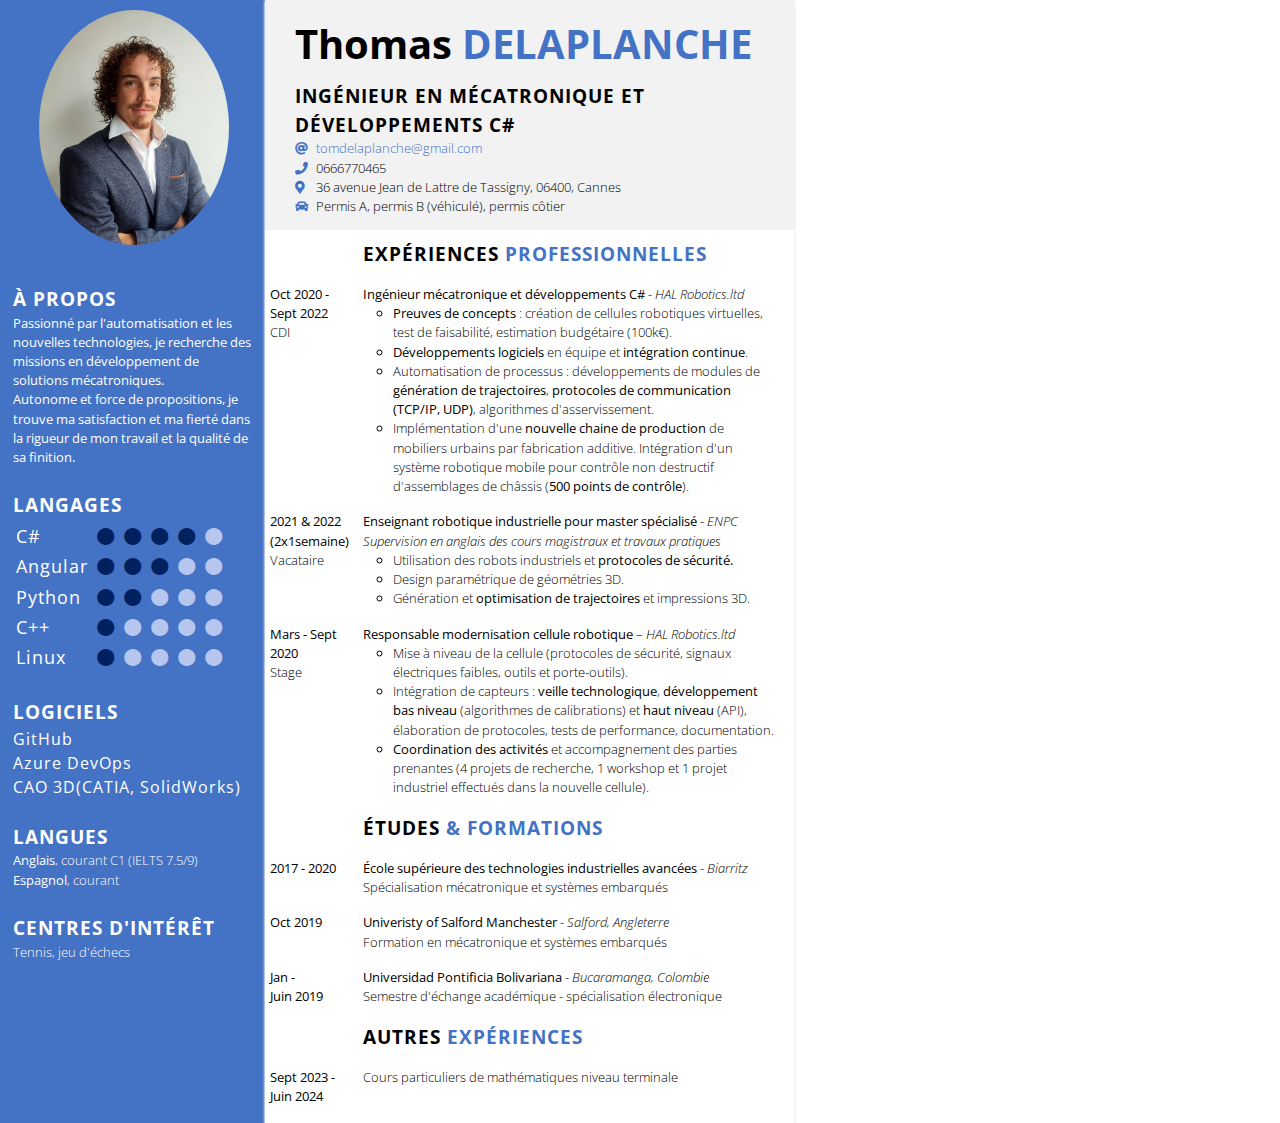
<file: index.html>
<!DOCTYPE html>
<html lang="fr">

<head>
  <title>Curriculum vitae</title>
  <meta charset="utf-8">

  <meta name="viewport" content="width=320, initial-scale=1, user-scalable=no">
  <link rel="stylesheet" href="CVVisuals.css">
  <link rel="preconnect" href="https://fonts.googleapis.com">
  <link rel="preconnect" href="https://fonts.gstatic.com" crossorigin>
  <link href="https://fonts.googleapis.com/css2?family=Open+Sans:wght@300;400;700&display=swap"
    rel="stylesheet">
  <link href="https://cdnjs.cloudflare.com/ajax/libs/font-awesome/5.15.4/css/all.min.css" rel="stylesheet">
</head>


<body>
  <div id="content">
    <div class="cv-container">
      <div class="left-column">
        <img class="portait" src="PhotoCV.jpg" style="width: 190px;" />
        <div class="section">
          <h2>À PROPOS</h2>
          <strong>
          Passionné par l'automatisation et les
          nouvelles technologies, je recherche
          des missions en développement de solutions mécatroniques.
          </strong>
          <p><strong>
            Autonome et force de propositions, je
            trouve ma satisfaction et ma fierté
            dans la rigueur de mon travail et la
            qualité de sa finition.
          </strong>
          </p>

        </div>

        <div class="section">
          <h2>Langages</h2>
          <ul class="skills">
            <table border="0">
              
              <tr>
                  <td><strong>C#</strong><span style="display:inline-block;"></td>
                  <td><i class="icon fas fa-circle text-darkblue"></i><i class="icon fas fa-circle text-darkblue"></i><i
                    class="icon fas fa-circle text-darkblue"></i><i class="icon fas fa-circle text-darkblue"></i><i
                    class="icon fas fa-circle text-lightblue"></i></td>
              </tr>
              <tr>
                  <td><strong>Angular</strong><span style="display:inline-block;width: 5px;"></td>
                  <td><i class="icon fas fa-circle text-darkblue"></i><i class="icon fas fa-circle text-darkblue"></i><i
                    class="icon fas fa-circle text-darkblue"></i><i class="icon fas fa-circle text-lightblue"></i><i
                    class="icon fas fa-circle text-lightblue"></i></td>
              </tr>
              <tr>
                  <td><strong>Python</strong><span style="display:inline-block;"></td>
                  <td><i class="icon fas fa-circle text-darkblue"></i><i class="icon fas fa-circle text-darkblue"></i><i
                    class="icon fas fa-circle text-lightblue"></i><i class="icon fas fa-circle text-lightblue"></i><i
                    class="icon fas fa-circle text-lightblue"></i></td>
              </tr>
              <tr>
                  <td><strong>C++</strong><span style="display:inline-block;"></td>
                  <td><i
                    class="icon fas fa-circle text-darkblue"></i><i class="icon fas fa-circle text-lightblue"></i><i
                    class="icon fas fa-circle text-lightblue"></i><i class="icon fas fa-circle text-lightblue"></i><i
                    class="icon fas fa-circle text-lightblue"></i></li></td>
              </tr>
              <tr>
                  <td><strong>Linux</strong><span style="display:inline-block;"></span></td>
                  <td><i
                    class="icon fas fa-circle text-darkblue"></i><i class="icon fas fa-circle text-lightblue"></i><i
                    class="icon fas fa-circle text-lightblue"></i><i class="icon fas fa-circle text-lightblue"></i><i
                    class="icon fas fa-circle text-lightblue"></i></td>
              </tr>
          </table>
        </div>

        <div class="section">
          <h2>Logiciels</h2>
          <ul class="logiciels">
            <li><strong>GitHub</strong></li>
            <li><strong>Azure DevOps</strong></li>
            <li><strong>CAO 3D(CATIA, SolidWorks)</strong></li>
          </ul>
        </div>

        <div class="section">
          <h2>Langues</h2>
          <p>
            <strong>Anglais</strong>, courant C1 (IELTS 7.5/9)
            <br>
            <strong>Espagnol</strong>, courant
          </p>
        </div>

        <div class="section">
          <h2>Centres d'intérêt</h2>
          <p>
            Tennis, jeu d'échecs

          </p>
        </div>
      </div>
      <div class="right-column">
        <div class="header">
          <h1>Thomas <span class="text-blue text-uppercase">Delaplanche</span></h1>
          <h2>Ingénieur en mécatronique et développements C# </h2>
          <ul class="infos">
            <li><i class="icon fas fa-at text-blue"></i><a
                href="mailto:tomdelaplanche@gmail.com">tomdelaplanche@gmail.com</a></li>
            <li><i class="icon fas fa-phone text-blue"></i>0666770465</li>
            <li><i class="icon fas fa-map-marker-alt text-blue"></i> 36 avenue Jean de Lattre de Tassigny, 06400, Cannes
            </li>
            <li><i class="icon fas fa-car text-blue"></i>Permis A, permis B (véhiculé), permis côtier</li>
          </ul>

        </div>
        <div class="content">

          <div class="titre1">
            <div class="titre">
              <h2>Expériences <span class="text-blue">professionnelles</span></h2>
            </div>
          </div>

          <div class="dateExp1">

            <strong>Mars - Sept 2020</strong>
            <br> Stage
          </div>
          <div class="exp1">

            <strong>Responsable modernisation cellule robotique</strong> – <em>HAL Robotics.ltd</em><br>


            <ul class="experience-list">
              <li>Mise à niveau de la cellule (protocoles de sécurité, signaux électriques faibles, outils et
                porte-outils). </li>
              <li>Intégration de capteurs : <span class="suggestion">veille technologique</span>,  <span
                  class=suggestion>développement bas niveau</span> (algorithmes de calibrations) et <span class=suggestion>haut
                  niveau</span> (API),
                élaboration de protocoles, tests de performance, documentation. </li>
              <li><span class=" suggestion">Coordination des activités</span> et accompagnement des parties prenantes (4
                projets de recherche, 1 workshop et 1 projet industriel effectués dans la nouvelle cellule).</li>
            </ul>





          </div>
          <div class="dateExp2">
            <div>

              <strong>Oct 2020 - <br>Sept 2022</strong>
              <br> CDI
            </div>
          </div>
          <div class="exp2">

            <strong>Ingénieur mécatronique et développements C#</strong> - <em>HAL Robotics.ltd</em><br>


            <ul class="experience-list">
              <li><span class=suggestion>Preuves de concepts</span> : création de cellules robotiques virtuelles,
                test de faisabilité, estimation budgétaire (100k€).</li>
              <li><span class=suggestion>Développements logiciels</span> en équipe et <span class=suggestion>intégration continue</span>.</li>
              <li>Automatisation de processus : développements de modules de <span class=suggestion>génération de
                  trajectoires</span>,
                <span class=suggestion>protocoles de communication (TCP/IP, UDP)</span>, algorithmes d'<span
                  class=sugestion>asservissement</span>.
              </li>

              <li>Implémentation d'une <span class=suggestion>nouvelle chaine de production</span> de mobiliers urbains
                par fabrication additive.
                Intégration d'un système robotique mobile pour contrôle non destructif d'assemblages de châssis (<span
                  class=suggestion>500 points de contrôle</span>). </li>

          </div>
          <div class="dateExp3">
            <strong>2021 & 2022 (2x1semaine)</strong>
            Vacataire
          </div>
          <div class="exp3">
            <strong>Enseignant robotique industrielle pour master spécialisé</strong> - <em>ENPC</em>
            <br>
            <i>Supervision en anglais des cours magistraux et travaux pratiques</i>
            <ul class="experience-list">
              <li>Utilisation des robots industriels et <span class=suggestion>protocoles de sécurité.</span></li>
              <li>Design paramétrique de géométries 3D.</li>
              <li>Génération et <span class="suggestion">optimisation de trajectoires</span> et impressions 3D.</li>

            </ul>
          </div>
          <div class="titre2">
            <div class="titre">
              <h2>Études<span class="text-blue"> & formations</span></h2>
            </div>
          </div>
          <div class="dateFormation1">
            <strong>Jan - <br>Juin 2019</strong>
          </div>
          <div class="formation1">
            <strong>Universidad Pontificia Bolivariana</strong> - <em>Bucaramanga, Colombie</em><br>

            Semestre d'échange académique - spécialisation électronique
          </div>
          <div class="dateFormation2">
            <strong>Oct 2019</strong>
          </div>
          <div class="formation2">
            <strong>Univeristy of Salford Manchester</strong> - <em>Salford, Angleterre</em><br>

            Formation en mécatronique et systèmes embarqués
          </div>
          <div class="dateFormation3">
            <strong>2017 - 2020</strong>
          </div>
          <div class="formation3">
            <strong>École supérieure des technologies industrielles avancées</strong> - <em>Biarritz</em><br>

            Spécialisation mécatronique et systèmes embarqués
          </div>
          <div class="titre3">
            <div class="titre">
              <h2>Autres <span class="text-blue">expériences</span></h2>
            </div>
          </div>
          <div class="autre1">
            Cours particuliers de mathématiques niveau terminale
          </div>
          <div class="dateAutre1">
            <strong>Sept 2023 - <br>Juin 2024</strong>
          </div>
        </div>
      </div>
    </div>
  </div>
  </div>

  </div>
</body>

</html>
</file>
<file: CVVisuals.css>
/* GENERAL */
* {
  margin: 0;
  box-sizing:border-box;
  
}
 apropos{
  font-weight:1000;
 }

  body{
      width: 21cm;
      height: 29.7cm;
      /* border:10px solid blue; */
      font-family: Open Sans;
  font-weight: 300;
  font-size: .8rem;
  line-height: 1.5;
      /* margin: 30mm 45mm 30mm 45mm;  */
      /* change the margins as you want them to be. */
 } 


/* body {
  width: 100%;
  height: 100%;
  font-family: Roboto;
  font-weight: 300;
  font-size: .9rem;
  line-height: 1.5;
} */
content{
  width: inherit;
  height: inherit;
}

a {
  text-decoration: none;
  color: #4472C4;
}

a:hover {
  text-decoration: underline;
}

p {
  margin: 0 0 1rem;
}

h1 {
  margin: 0 0 1rem;
  font-size: 2.5rem;
  margin-bottom: .5rem;
}

h2 {
  margin: 0 0 1rem;
  letter-spacing: 1px;
  text-transform: uppercase;
}

.text-blue {
  color: #4472C4;
}
.text-lightblue {
  color: rgb(182, 198, 238);
}

.text-darkblue {
  color: #002060;
}

.text-uppercase {
  text-transform: uppercase;
}

.suggestion{
  font-weight: 400;
}

.icon {
  margin-right: 0.5rem;
}

.cv-container {
  width: inherit;
  height: 29.7cm;;
  display: grid;
  grid-template-columns: 1fr 1fr 1fr;
  grid-template-areas: "left-column right-column right-column";
  /* width: 1200px; */
   padding-right: 0px; 
   margin-right: 0px;
  /* border: 10px solid green; */
  box-shadow: 0 1px 3px rgba(0, 0, 0, 0.12), 0 1px 2px rgba(0, 0, 0, 0.24);
 
}
.section {
  margin-bottom: 1.5rem;

}
h2{
  margin:0
  }

/* LEFT COLUMN */
.left-column {
  grid-area: left-column;
  padding: 10px;
  background-color: #4472C4;
  color: white;
  padding-left: 13px;
}

.portait {
  border-radius: 100%;
  max-width: 200px;
  margin:auto;
  display: block;
  margin-bottom: 40px;
}

.skills {
  list-style-type: none;
  padding: 0;
  font-size: 1.1rem;
  letter-spacing: 1px;
  margin: 0 0 0rem;
}

.logiciels {
  list-style-type: none;
  padding: 0;
  font-size: 1rem;
  letter-spacing: 1px;
  margin: 0 0 0rem;
}

/* RIGHT COLUMN */
.right-column {
  grid-area: right-column;
  margin: 0px;
  padding-right: 0px;
  display: grid;
  box-shadow: 0 1px 3px rgb(255, 255, 255), 0 1px 2px rgb(255, 255, 255);
  grid-template-rows: 230px 1fr;
  grid-template-areas:
    "header"
    "content";
}



/* HEADER */
.header {
  grid-area: header;
  padding: 30px;
  padding-bottom:   30px;
  margin-bottom: 0 px;
  background-color: #F2F2F2;
  display: flex;
  flex-direction: column;
  justify-content: center;
}

.infos {
  columns: 1;
  list-style-type: none;
  padding: 0;
}

/* CONTENT */
.content {
  display: grid;
  grid-template-columns: 18% 82%;
  /* grid-template-rows: 40px 110px 240px 140px 40px 50px 50px 80px 40px 30px 20px ; */
  /* padding: 5px; */
  padding-top: 10px;
  padding-right: 3px;
  margin-bottom: 0rem;
  margin-left: 5px;
  
}

.titre{
  margin-bottom: 0px;
}

.titre1 {
  grid-column: 2/3;
  grid-row: 1/2;
  
}
.dateExp2{
  grid-column: 1/2;
  grid-row: 2/3;
}
.exp2{
  grid-column: 2/3;
  grid-row: 2/3;
}

.dateExp3{
  grid-column: 1/2;
  grid-row: 3/4;
 
}

.exp3{
  grid-column: 2/3;
  grid-row: 3/4;
 
}

.dateExp1{
  grid-column: 1/2;
  grid-row: 4/5;
}

.exp1{
  grid-column: 2/3;
  grid-row: 4/5;
}

.titre2{
  grid-column: 2/3;
  grid-row: 5/6;
  padding: auto;
}

.dateFormation3{
  grid-column: 1/2;
  grid-row: 6/7;
}


.formation3{
  grid-column: 2/3;
  grid-row: 6/7;
}

.dateFormation2{
  grid-column: 1/2;
  grid-row: 7/8;
} 

.formation2{
  grid-column: 2/3;
  grid-row: 7/8;
}


.dateFormation1{
  grid-column: 1/2;
  grid-row: 8/9;
}

.formation1{
  grid-column: 2/3;
  grid-row: 8/9;
}

.titre3 {
  grid-column: 2/3;
  grid-row: 9/10;
}
.autre1 {
  grid-column: 2/3;
  grid-row: 10/11;
}
.dateAutre1{
  grid-column: 1/3;
  grid-row: 10/11;
}

.experience-list {
  list-style-type: circle;
  text-align:left;
  margin-right: 0px;
  padding-left: 30px;
  padding-right: 10px;
}
</file>
